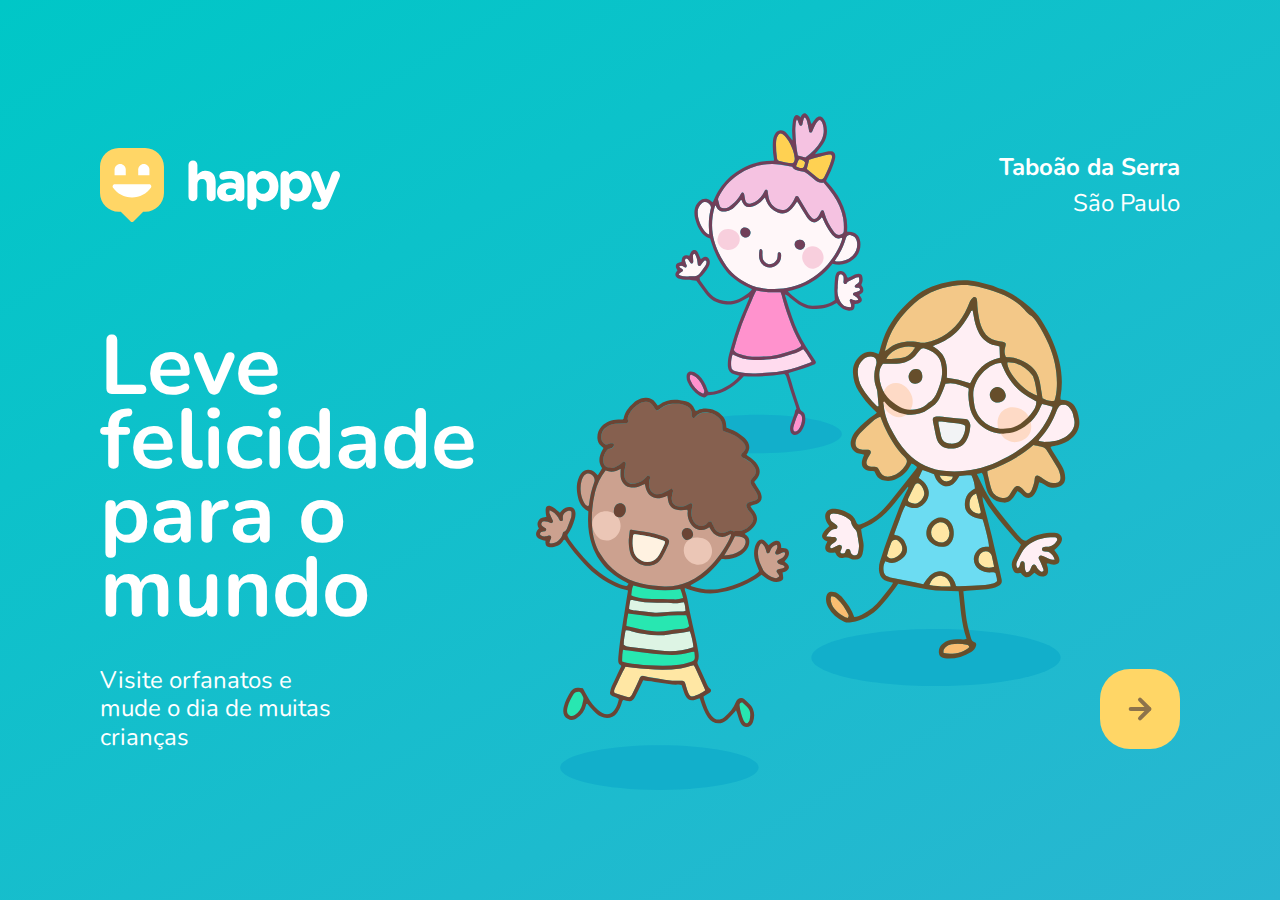
<file: nlw/index.html>
<!DOCTYPE html>
<html lang="pt_BR">   

    <head>
    <meta charset="UTF-8">
    <meta name="viewport" content="width=device-width, initial-scale=1.0">
    <title>Happy</title>
    <link rel="icon" href="public/images/logo-icon.png"></link>
    <link rel="stylesheet" href="./public/css/main.css">
    <link rel="stylesheet" href="./public/css/animations.css">
    <link rel="stylesheet" href="./public/css/page-landing.css">
    <link href="https://fonts.googleapis.com/css2?family=Nunito:wght@400;600;800&display=swap" rel="stylesheet">
    </head>

<body>
    <div id="page-lading">
         <div id="container">
            <header>
                <img class="animate-up" id="logo" src="./public/images/logo.svg" alt="Logomarca de Happy">
                <div class="location animate-up">
                    <strong>Taboão da Serra</strong>
                    <p>São Paulo</p>
                </div>
            </header> 
            <main>
                <h1 class="animate-up">Leve felicidade para o mundo</h1>
        
                <section class="visit animate-up">
                    <p>Visite orfanatos e mude o dia de muitas crianças</p>
                    <a href="#" title="Visite Orfanatos" class="animate-up">
                        <img src="./public/images/arrow.svg" alt="Ir para o mapa"> 
                    </a>
                </section>
            </main>
         </div>
    </div>
</body>

        
</html>
</file>
<file: nlw/public/css/main.css>
*{
    margin: 0;
    padding: 0;
    box-sizing: border-box;
}

body{
    height: 100vh;
    color: white;
}

:root{
    font-size: 62.5%;
}

body, input, button, textarea{
    font: 400 1.8rem/1 'Nunito', sans-serif;
}
</file>
<file: nlw/public/css/page-landing.css>
#page-lading {
  background: linear-gradient(329.54deg, #29b6d1 0%, #00c7c7 100%);
  text-align: center;
  min-height: 100vh;
  display: flex;
}

#container {
  margin: auto;
  width: min(90%, 112rem);
}

.location,
h1,
.visit p {
  height: 16vh;
}

.visit a {
  width: 8rem;
  height: 8rem;
  background: #ffd666;
  border: none;
  border-radius: 3rem;
  display: flex;
  align-items: center;
  justify-content: center;
  margin: auto;
  transition: background 200ms;
  animation-delay: 250ms;
}

.visit a:hover {
  background: #96feff;
}

#logo {
  animation-delay: 50ms;
}

.location {
  animation-delay: 100ms;
}

main h1 {
  animation-delay: 150ms;
  font-size: clamp(4rem, 8vw, 8.4rem);
}

.visit p {
  animation-delay: 200ms;
}

/* Desktop Version */

@media (min-width: 760px) {
  #container {
    padding: 5rem 2rem;
    background: url("../images/bg.svg") no-repeat 80% /
      clamp(30rem, 54vw, 56rem);
  }

  header {
    display: flex;
    align-items: center;
    justify-content: space-between;
  }
  .location,
  h1,
  .visit p {
    height: initial;
    text-align: initial;
  }
  .location {
    font-size: 2.4rem;
    line-height: 1.5;
    text-align: right;
  }
  main h1 {
    line-height: 0.88;
    margin: clamp(10%, 9vh, 12%) 0 4rem;
    font-size: clamp(4rem, 8vw, 8.4rem);
    font-weight: bold;
    width: min(300px, 80%);
  }
  .visit {
    display: flex;
    align-items: center;
    justify-content: space-between;
  }
  .visit p {
    font-size: 2.4rem;
    line-height: 1.2;
    width: clamp(20rem, 20vw, 30rem);
  }
  .visit a {
    margin: initial;
  }

}
</file>
<file: nlw/public/css/animations.css>
/* animações */

@keyframes up {
    from {
        opacity: 0;
        transform: translateY(16px);
    }
    to {
        opacity: 1;
        transform: translateY(0);
    }
}

.animate-up{
    animation-name: up;
    animation-duration: 300ms;
    animation-fill-mode: backwards;
}
@keyframes right {
    from {
        transform: translateX(-100%)
    }
    to {
        transform: translateX(0);
    }
}

.animate-right {
    animation-name: right;
    animation-duration: 400ms;
}
</file>
